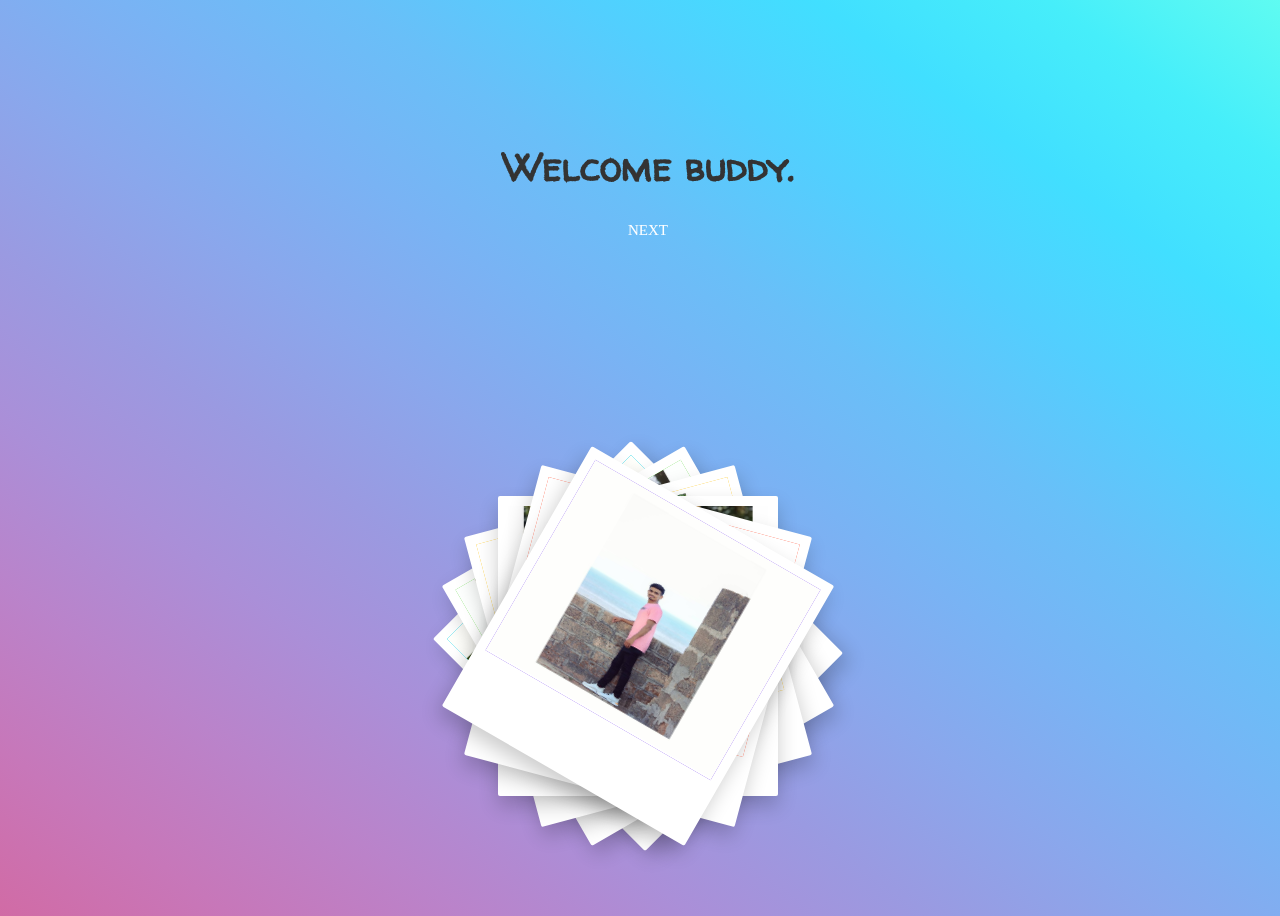
<file: index.html>
<!DOCTYPE html>
<html lang="en">
  <head>
    <meta charset="utf-8">
    <title>Trigger</title>
    <link href="https://fonts.googleapis.com/css?family=Walter+Turncoat" rel="stylesheet"> 
    <link rel="stylesheet" href="css/style_index.css">
  </head>
  <body>
    <header>
      <h1 class="heading">
        Welcome buddy. 
      </h1>
    <center> <a class="glow-on-hover" href="./page1.html">NEXT</a></center>

    </header>

    <main>
      <!-- Snap Stack -->
      <div class="snapstack">
        <div class="snap snap--1">
          <div class="snap__frame snap__frame--blue">           
            <img src="img/1 (1).jpg" alt="" class="snap__img">
          </div>
          <span class="snap__caption">Don</span>          
        </div>
        
        <div class="snap snap--2">
          <div class="snap__frame snap__frame--green">           
            <img src="img/1 (2).jpg" alt="" class="snap__img">
          </div>
          <span class="snap__caption">Slay</span>          
        </div>
        
        <div class="snap snap--3">
          <div class="snap__frame snap__frame--yellow">           
            <img src="img/1 (3).jpg" alt="" class="snap__img">
          </div>
          <span class="snap__caption"></span>          
        </div>
        
        <div class="snap snap--4">
          <div class="snap__frame snap__frame--orange">           
            <img src="img/1 (4).jpg" alt="" class="snap__img">
          </div>
          <span class="snap__caption"></span>          
        </div>
        
        <div class="snap snap--5">
          <div class="snap__frame snap__frame--red">           
            <img src="img/1 (5).jpg" alt="" class="snap__img">
          </div>
          <span class="snap__caption"></span>          
        </div>
        
        <div class="snap snap--6">
          <div class="snap__frame snap__frame--purple">           
            <img src="img/1 (6).jpg" alt="" class="snap__img">
          </div>
          <span class="snap__caption"></span>          
        </div>
        
        
        

      </div>
    </main>
    
    <footer></footer>
  </body>
</html>
</file>
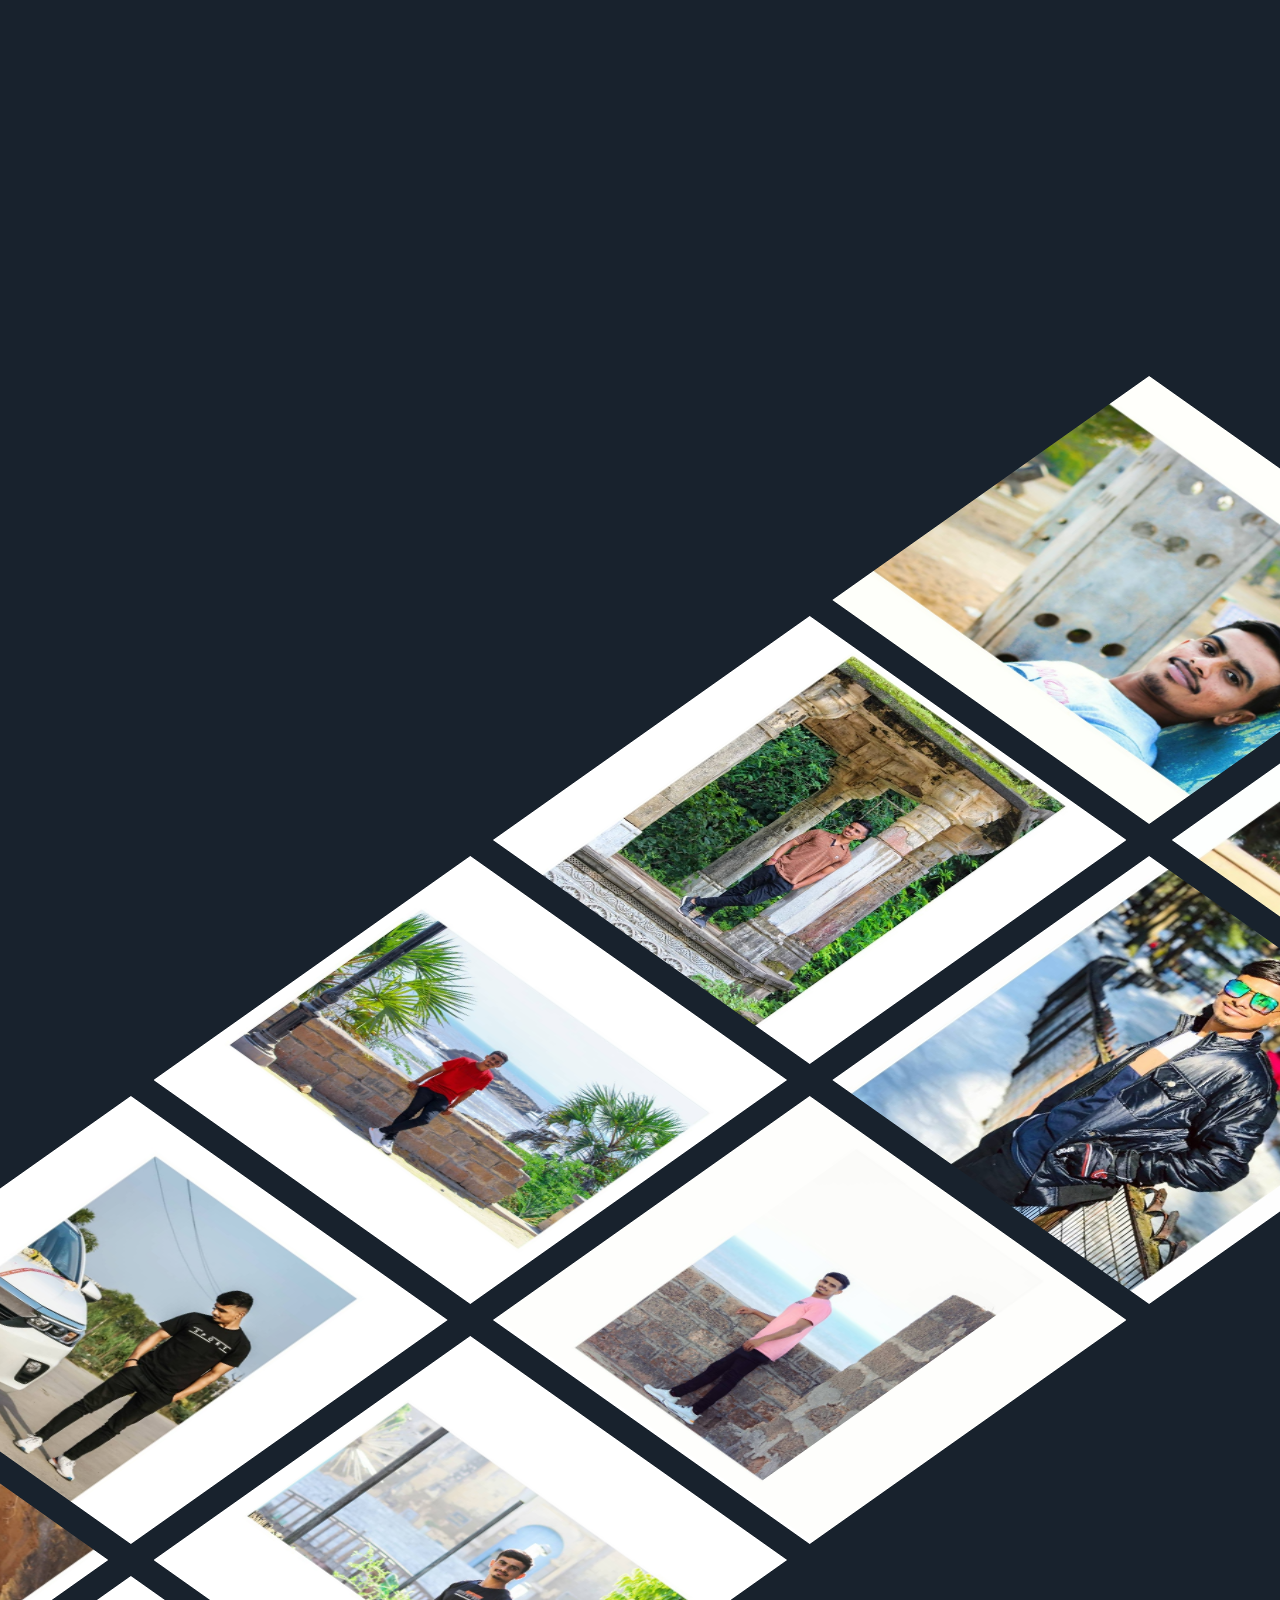
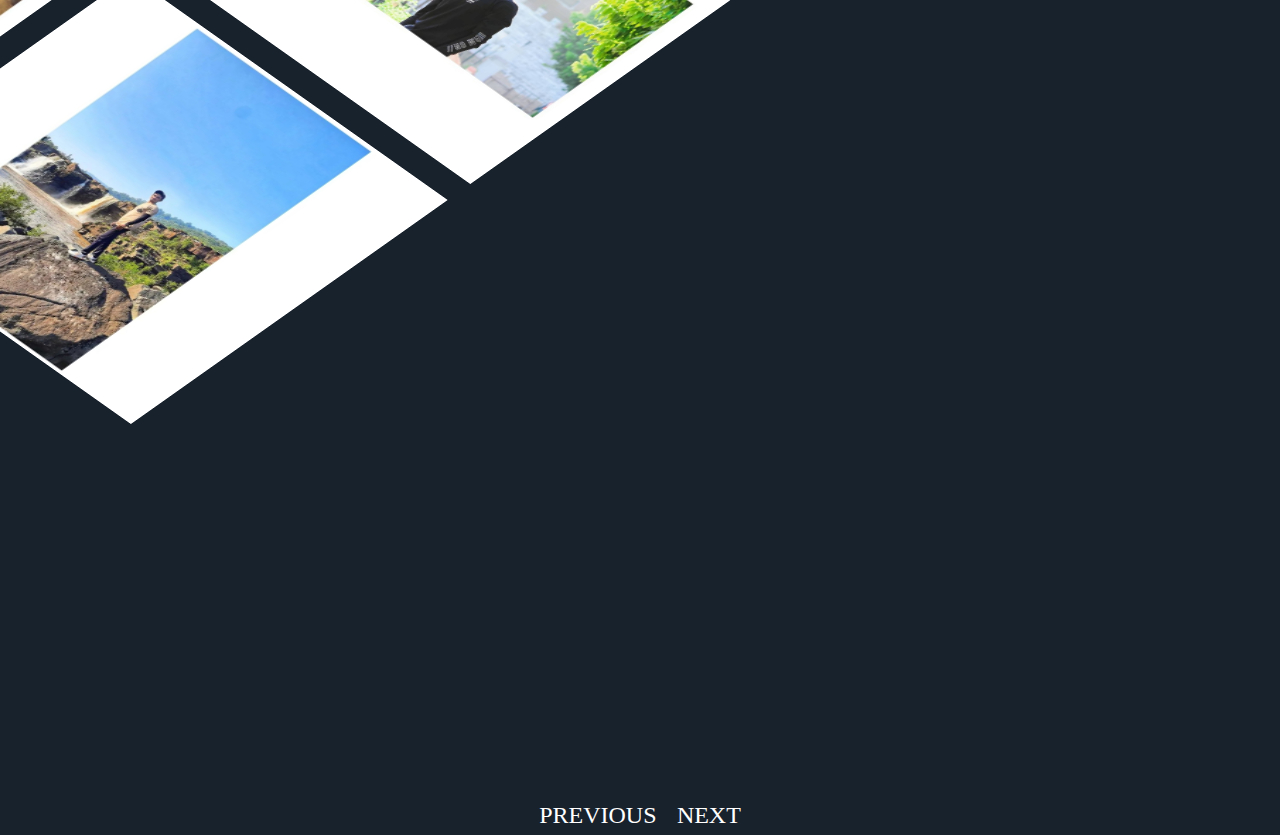
<file: page2.html>
<!DOCTYPE html>
<html lang="en">
<head>
    <meta charset="UTF-8">
    <meta name="viewport" content="width=device-width, initial-scale=1.0">
    <title>Document</title>
    <link rel="stylesheet" href="css/style2.css">
</head>
<body>
    <div class="grid image-grid">

        <div class="grid-block">
          <div class="tile">
            <a class="tile-link" href="#">
              <img class="tile-img tile-img1" src="img/1 (1).jpg">
            </a>
          </div>
        </div>
      
        <div class="grid-block">
          <div class="tile">
            <a class="tile-link" href="#">
              <img class="tile-img tile-img2" src="img/1 (2).jpg">
            </a>
          </div>
        </div>
      
        <div class="grid-block">
          <div class="tile">
            <a class="tile-link" href="#">
              <img class="tile-img tile-img3" src="img/1 (3).jpg" >
            </a>
          </div>
        </div>
      
        <div class="grid-block">
          <div class="tile">
            <a class="tile-link" href="#">
              <img class="tile-img tile-img4" src="img/1 (4).jpg" >
            </a>
          </div>
        </div>
      
        <div class="grid-block">
          <div class="tile">
            <a class="tile-link" href="#">
              <img class="tile-img tile-img5" src="img/1 (5).jpg" >
            </a>
          </div>
        </div>
      
        <div class="grid-block">
          <div class="tile">
            <a class="tile-link" href="#">
              <img class="tile-img tile-img6" src="img/1 (6).jpg" >
            </a>
          </div>
        </div>
      
        <div class="grid-block">
          <div class="tile">
            <a class="tile-link" href="#">
              <img class="tile-img tile-img7" src="img/1 (7).jpg" >
            </a>
          </div>
        </div>
      
        <div class="grid-block">
          <div class="tile">
            <a class="tile-link" href="#">
              <img class="tile-img tile-img8" src="img/1 (8).jpg" >
            </a>
          </div>
        </div>
      
        <div class="grid-block">
          <div class="tile">
            <a class="tile-link" href="#">
              <img class="tile-img tile-img9" src="img/1 (9).jpg" >
            </a>
          </div>
        </div>
      
        <div class="grid-block">
          <div class="tile">
            <a class="tile-link" href="#">
              <img class="tile-img tile-img10" src="img/1 (10).jpg">
            </a>
          </div>
        </div>
      
      </div>
      <center> <a class="glow-on-hover" href="./page1.html">PREVIOUS </a> <a class="glow-on-hover" href="./page4.html"> NEXT</a> </center>

</body>
</html>
</file>
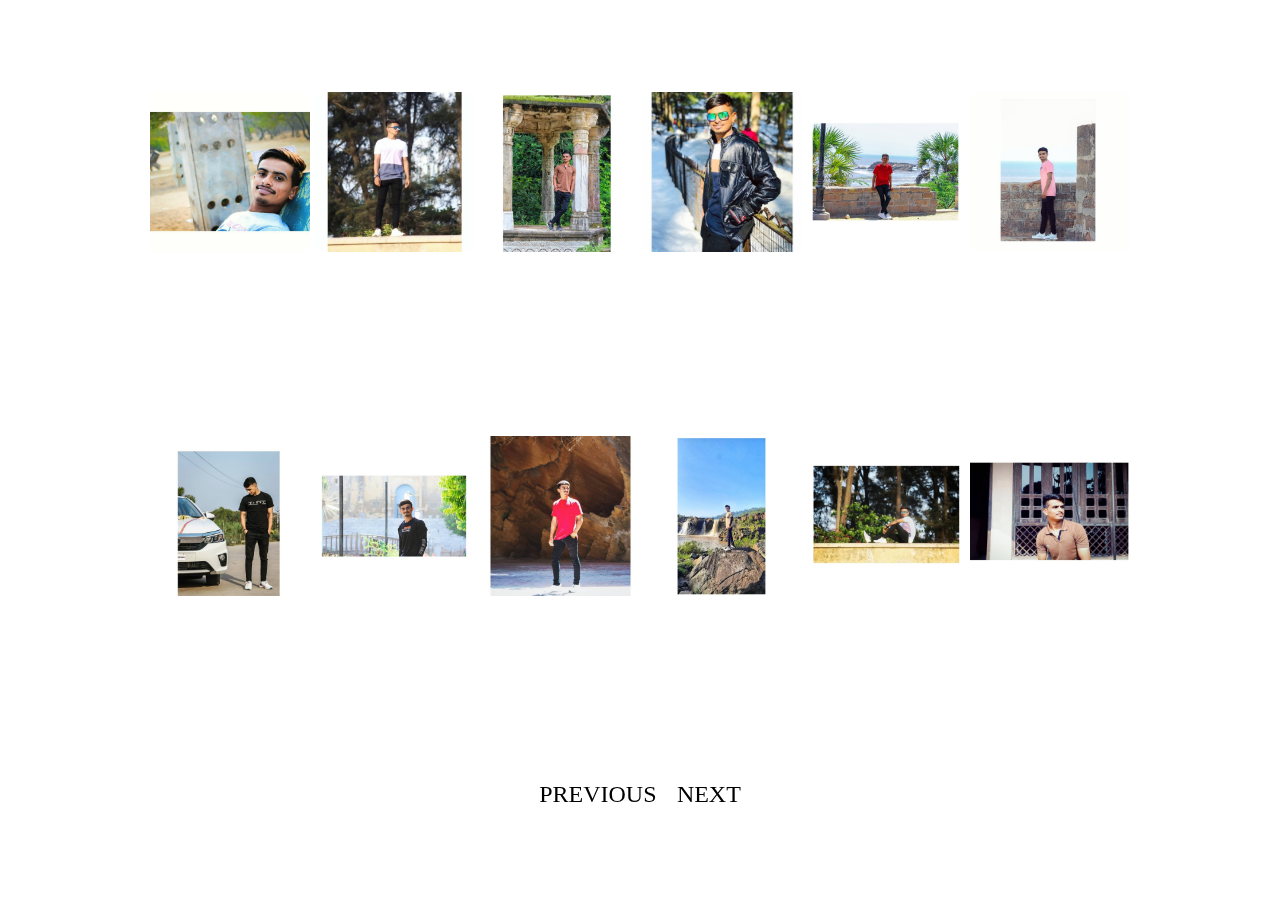
<file: page7.html>
<!DOCTYPE html>
<html lang="en">
<head>
    <meta charset="UTF-8">
    <meta name="viewport" content="width=device-width, initial-scale=1.0">
    <title>Document</title>
    <link rel="stylesheet" href="css/style7.css">
</head>
<body>
    <ul class='list'>
        <img class="item" src="img/1 (1).jpg">
        <img class="item" src="img/1 (2).jpg">
        <img class="item" src="img/1 (3).jpg">
        <img class="item" src="img/1 (4).jpg">
        <img class="item" src="img/1 (5).jpg">
        <img class="item" src="img/1 (6).jpg">
    </ul>

    <ul class='list'>
        <img class="item" src="img/1 (7).jpg">
        <img class="item" src="img/1 (8).jpg">
        <img class="item" src="img/1 (9).jpg">
        <img class="item" src="img/1 (10).jpg">
        <img class="item" src="img/1 (11).jpg">
        <img class="item" src="img/1 (12).jpg">
    </ul>
<center> <a class="glow-on-hover" href="./page4.html">PREVIOUS </a> <a class="glow-on-hover" href="./page8.html"> NEXT</a></center>

</body>
</html>
</file>
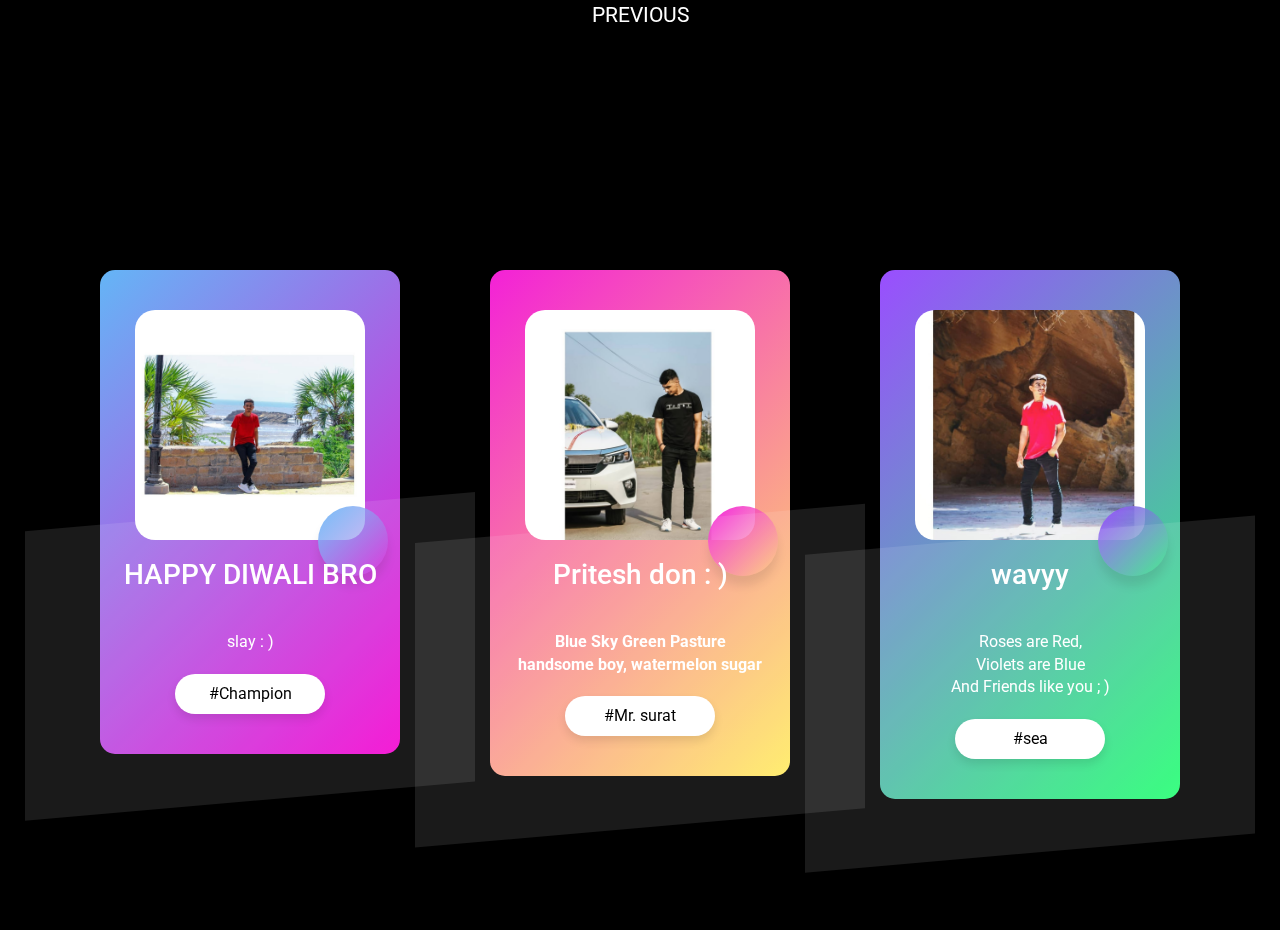
<file: page8.html>
<!DOCTYPE html>
<html>

<head>
    <meta charset="UTF-8">
    <meta name="viewport" content="width=device-width, initial-scale=1.0">
    <meta http-equiv="X-UA-Compatible" content="ie=edge">
    <link href="https://maxcdn.bootstrapcdn.com/bootstrap/3.3.7/css/bootstrap.min.css" rel="stylesheet">
    <link href="https://maxcdn.bootstrapcdn.com/font-awesome/4.7.0/css/font-awesome.min.css" rel="stylesheet">
    <link rel="stylesheet" href="css/style8.css">
</head>

<body>
        <center> <a class="glow-on-hover" href="page7.html">PREVIOUS</a></center>

    <section>
        <div class="container-fluid">
            <div class="container">
                <div class="row">
                    <div class="col-sm-4">
                        <div class="card text-center">
                            <div class="title">
                                <img src="img/1 (5).jpg" class="divimage">
                                <i class="fa" aria-hidden="true"></i>
                                <h2>HAPPY DIWALI BRO</h2>
                            </div><br><br>  
                            <div class="option">
                                <ul>
                                    <li> slay : ) </li>
                        
                                </ul>
                            </div>
                            <a href="#">#Champion </a>
                        </div>
                    </div>
                    <!-- END Col one -->
                    <div class="col-sm-4">
                        <div class="card text-center">
                            <div class="title">
                                <img src="img/1 (7).jpg" class="divimage">
                                <i class="fa" aria-hidden="true"></i>
                                <h2>Pritesh don : )</h2>
                            </div><br><br>
                            <div class="option">
                                <ul>
                                    <li> <b> Blue Sky Green Pasture <br> handsome boy, watermelon sugar</b> </li>
                                </ul>
                            </div>
                            <a href="#">#Mr. surat </a>
                        </div>
                    </div>
                    <!-- END Col two -->
                    <div class="col-sm-4">
                        <div class="card text-center">
                            <div class="title">
                                <img src="img/1 (9).jpg" class="divimage">
                                <i class="fa" aria-hidden="true"></i>
                                <h2>wavyy</h2>
                            </div><br><br>
                            <div class="option">
                                <ul>
                                    <li> Roses are Red, <br> Violets are Blue <br> And Friends like you ; ) </li>
                                </ul>
                            </div>
                            <a href="#">#sea </a>
                        </div>
                    </div>
                    <!-- END Col three -->
                </div>
            </div>
        </div>
    </section>

</body>

</html>
</file>
<file: css/style_index.css>
html {
    font-size: 62.5%;
}
body {
    width: 100vw;
    height: 100vh;
    display: grid;
    place-items: center;
    background-image: linear-gradient(to right top, #d16ba5, #c777b9, #ba83ca, #aa8fd8, #9a9ae1, #8aa7ec, #79b3f4, #69bff8, #52cffe, #41dfff, #46eefa, #5ffbf1);
    background-position: center;
    background-repeat: no-repeat;
    background-size: cover;
}
main {
    padding: 5rem 0 10rem 0;
}
.heading {
    color: #333;
    font-family: 'Walter Turncoat', cursive;
    font-size: 4rem;
    text-align: center;
}
.snapstack {
    display: block;
    float: left;
    left: 50%;
    position: relative;
    transform: translateX(-50%);
    width: 30rem;
}
.snapstack:hover .snapstack__snap:not(:hover) {
    opacity: 0.6s;
    transition: all 0.2s ease;
}
.snap {
    background-color: #fff;
    border-radius: 2px;
    box-shadow: 0 1rem 2rem rgba(0, 0, 0, 0.2);
    height: 30rem;
    overflow: hidden;
    position: absolute;
    transition: all 0.5s ease;
    width: 28rem;
}
.snap--1 {
    z-index: 10;
    transform: rotate(-45deg);
}
.snap--2 {
    transform: rotate(-30deg);
    z-index: 20;
}
.snap--3 {
    transform: rotate(-15deg);
    z-index: 30;
}
.snap--4 {
    transform: rotate(0deg);
    z-index: 40;
}
.snap--5 {
    transform: rotate(15deg);
    z-index: 50;
}
.snap--6 {
    transform: rotate(30deg);
    z-index: 60;
}
.snap:hover {
    transform: rotate(0) scale(1.3);
    transition: all 0.5s ease;
    z-index: 100;
}
.snap:hover > .snap__caption {
    z-index: 110;
}
.snap__frame {
    border: 0;
    height: 22rem;
    left: 0;
    margin: 1rem 1rem 7rem 1rem;
    overflow: hidden;
    position: absolute;
    text-align: center;
    top: 0;
    width: 26rem;
}
.snap__frame--blue {
    background-color: #00cee2;
}
.snap__frame--purple {
    background-color: #9b73f3;
}
.snap__frame--red {
    background-color: #ff6e57;
}
.snap__frame--orange {
    background-color: #ff8c42;
}
.snap__frame--yellow {
    background-color: #fccc39;
}
.snap__frame--green {
    background-color: #7ddf64;
}
.snap__img {
    border: none;
    color: #fff;
    display: block;
    font-family: 'Walter Turncoat', sans-serif;
    font-size: 1.6rem;
    height: 100%;
    outline: none;
    position: absolute;
    width: 100%;
}
.snap__caption {
    bottom: 2rem;
    color: #333;
    font-family: 'Walter Turncoat', cursive;
    font-size: 2.7rem;
    left: 50%;
    overflow: hidden;
    position: absolute;
    transform: translateX(-50%);
}
.glow-on-hover{
    color:#fff;
    text-decoration:none;
    font-size:1.5em;
    position:relative;
    padding:.3em;
    outline:none;
  }
  .glow-on-hover:after{
    display:block;
    content:' ';
    width:100%;
    height:.2em;
    background-color:white;
    position:absolute;
    right:0;
    left:0;
    bottom:-.2em;
    opacity: 1;  
    transition: all .2s cubic-bezier(0.81, 0.1, 0.68, 0.96);
    pointer-events: none;
    mix-blend-mode: difference; 
    border-radius:.1em;
  }
  .glow-on-hover::after{ width:0;background:#9f9fff;}
.glow-on-hover:hover::after{width:100%;}
</file>
<file: css/style2.css>
html {
    box-sizing: border-box;
  }
  
  *,
  *:before,
  *:after {
    box-sizing: inherit;
  }
  
  body {
    margin: 0;
    min-height: 100vh;
    font-size: 1rem;
    line-height: 1.25;
    background-color: #18222d;
  }
  
  .grid {
    width: 100%;
    max-width: 60rem;
    margin-left: auto;
    margin-right: auto;
  
    display: flex;
    -webkit-box-orient: horizontal;
    -webkit-box-direction: normal;
    flex-direction: row;
    flex-wrap: wrap;
  }
  
  .grid-block {
    width: 50%;
    min-height: 11.25rem;
    padding: 1rem;
  }
  
  .image-grid {
    -webkit-transform: rotateX(45deg) rotateZ(45deg);
    transform: rotateX(45deg) rotateZ(45deg);
    -webkit-perspective: 1000px;
    perspective: 1000px;
  }
  
  .image-grid .tile-link:hover .tile-img {
    top: -1rem;
    left: -1rem;
  }
  
  .image-grid .tile-img {
    position: relative;
    top: 0;
    left: 0;
    -webkit-transition-property: opacity, top, left, box-shadow;
    transition-property: opacity, top, left, box-shadow;
  }
  
  .tile-link {
    display: block;
  }
  
  .tile-link:hover .tile-img {
    opacity: 1;
  }
  
  .tile-link:hover .tile-img-link {
    display: block;
  }
  
  .tile-link:hover .tile-img-link:hover .tile-img {
    opacity: 0.5;
  }
  
  .tile-img {
    display: block;
    width: 100%;
    height: auto;
    opacity: 1;
    -webkit-transition-property: opacity;
    transition-property: opacity;
    -webkit-transition-duration: 0.125s;
    transition-duration: 0.125s;
    -webkit-transition-timing-function: ease-in;
    transition-timing-function: ease-in;
  }
  .tile-link:hover .tile-img1 {
    box-shadow: 5px 5px rgba(244, 170, 200, 0.4),
      10px 10px rgba(244, 170, 200, 0.3), 15px 15px rgba(244, 170, 200, 0.2),
      20px 20px rgba(244, 170, 200, 0.1), 25px 25px rgba(244, 170, 200, 0.05);
  }
  
  .tile-link:hover .tile-img2 {
    box-shadow: 5px 5px rgba(45, 186, 233, 0.4), 10px 10px rgba(45, 186, 233, 0.3),
      15px 15px rgba(45, 186, 233, 0.2), 20px 20px rgba(45, 186, 233, 0.1),
      25px 25px rgba(45, 186, 233, 0.05);
  }
  
  .tile-link:hover .tile-img3 {
    box-shadow: 5px 5px rgba(214, 221, 244, 0.4),
      10px 10px rgba(214, 221, 244, 0.3), 15px 15px rgba(214, 221, 244, 0.2),
      20px 20px rgba(214, 221, 244, 0.1), 25px 25px rgba(214, 221, 244, 0.05);
  }
  
  .tile-link:hover .tile-img4 {
    box-shadow: 5px 5px rgba(82, 119, 192, 0.4), 10px 10px rgba(82, 119, 192, 0.3),
      15px 15px rgba(82, 119, 192, 0.2), 20px 20px rgba(82, 119, 192, 0.1),
      25px 25px rgba(82, 119, 192, 0.05);
  }
  
  .tile-link:hover .tile-img5 {
    box-shadow: 5px 5px rgba(138, 218, 245, 0.4),
      10px 10px rgba(138, 218, 245, 0.3), 15px 15px rgba(138, 218, 245, 0.2),
      20px 20px rgba(138, 218, 245, 0.1), 25px 25px rgba(138, 218, 245, 0.05);
  }
  
  .tile-link:hover .tile-img6 {
    box-shadow: 5px 5px rgba(203, 215, 193, 0.4),
      10px 10px rgba(203, 215, 193, 0.3), 15px 15px rgba(203, 215, 193, 0.2),
      20px 20px rgba(203, 215, 193, 0.1), 25px 25px rgba(203, 215, 193, 0.05);
  }
  
  .tile-link:hover .tile-img7 {
    box-shadow: 5px 5px rgba(91, 209, 250, 0.4), 10px 10px rgba(91, 209, 250, 0.3),
      15px 15px rgba(91, 209, 250, 0.2), 20px 20px rgba(91, 209, 250, 0.1),
      25px 25px rgba(91, 209, 250, 0.05);
  }
  
  .tile-link:hover .tile-img8 {
    box-shadow: 5px 5px rgba(145, 156, 196, 0.4),
      10px 10px rgba(145, 156, 196, 0.3), 15px 15px rgba(145, 156, 196, 0.2),
      20px 20px rgba(145, 156, 196, 0.1), 25px 25px rgba(145, 156, 196, 0.05);
  }
  
  .tile-link:hover .tile-img9 {
    box-shadow: 5px 5px rgba(188, 97, 129, 0.4), 10px 10px rgba(188, 97, 129, 0.3),
      15px 15px rgba(188, 97, 129, 0.2), 20px 20px rgba(188, 97, 129, 0.1),
      25px 25px rgba(188, 97, 129, 0.05);
  }
  
  .tile-link:hover .tile-img10 {
    box-shadow: 5px 5px rgba(4, 140, 231, 0.4), 10px 10px rgba(4, 140, 231, 0.3),
      15px 15px rgba(4, 140, 231, 0.2), 20px 20px rgba(4, 140, 231, 0.1),
      25px 25px rgba(4, 140, 231, 0.05);
  }
  .glow-on-hover{
    color:#fff;
    text-decoration:none;
    font-size:1.5em;
    position:relative;
    padding:.3em;
    outline:none;
  }
  .glow-on-hover:after{
    display:block;
    content:' ';
    width:100%;
    height:.2em;
    background-color:white;
    position:absolute;
    right:0;
    left:0;
    bottom:-.2em;
    opacity: 1;  
    transition: all .2s cubic-bezier(0.81, 0.1, 0.68, 0.96);
    pointer-events: none;
    mix-blend-mode: difference; 
    border-radius:.1em;
  }
  .glow-on-hover::after{ width:0;background:#9f9fff;}
.glow-on-hover:hover::after{width:100%;}
</file>
<file: css/style7.css>
* {
    margin: 0;
    padding: 0;
    box-sizing: border-box;
  }
  
  body {
    height: 100vh;
    display: grid;
    place-items: center;
  }
  
  .list {
    display: flex;
    gap: 0.25rem;
    transform-style: preserve-3d;
    list-style-type: none;
  
    &:hover :not(:hover) {
      margin: 0 -20px;
      transform: perspective(500px) rotateY(45deg) scale(0.95);
    }
  
    &:hover :not(:hover)::after {
      opacity: 0.4;
    }
  }
  
  .item {
    position: relative;
    width: 160px;
    aspect-ratio: 3/4;
    border-radius: 0.5rem;
    background-size: cover;
    background-position: center;
    transition: margin 0.5s, transform 0.5s;
  
   
    &:hover ~ .item {
      transform: perspective(500px) rotateY(-45deg) scale(0.95);
    }
  
    &:hover {
      transform: perspective(500px) rotateY(0) scale(1.2);
    }
  
    &::after {
      content: '';
      position: absolute;
      width: inherit;
      aspect-ratio: inherit;
      border-radius: inherit;
      background-color: black;
      opacity: 0;
      transition: opacity 0.5s;
    }
  }
  img{
    width: 160px;
    height: 160px;
    border-radius: 0.5rem;

  }
  .glow-on-hover{
    color:#000;
    text-decoration:none;
    font-size:1.5em;
    position:relative;
    padding:.3em;
    outline:none;
  }
  .glow-on-hover:after{
    display:block;
    content:' ';
    width:100%;
    height:.2em;
    background-color:white;
    position:absolute;
    right:0;
    left:0;
    bottom:-.2em;
    opacity: 1;  
    transition: all .2s cubic-bezier(0.81, 0.1, 0.68, 0.96);
    pointer-events: none;
    mix-blend-mode: difference; 
    border-radius:.1em;
  }
  .glow-on-hover::after{ width:0;background:#9f9fff;}
.glow-on-hover:hover::after{width:100%;}
</file>
<file: css/style8.css>
@import url("https://fonts.googleapis.com/css?family=Roboto:300");
body {
  margin: 0;
  padding: 0;
  font-family: "Roboto", sans-serif !important;
  background-color: black;

}
section {
  width: 100%;
  height: 100vh;
  -webkit-box-sizing: border-box;
  box-sizing: border-box;
  padding: 140px 0;
}
.card {
  position: relative;
  max-width: 300px;
  height: auto;
  background: linear-gradient(-45deg, #fe0847, #feae3f);
  border-radius: 15px;
  margin: 100px auto;
  padding: 40px 20px;
  -webkit-box-shadow: 0 10px 15px rgba(0, 0, 0, 0.1);
  box-shadow: 0 10px 15px rgba(0, 0, 0, 0.1);
  -webkit-transition: 0.5s;
  transition: 0.5s;
}
.card:hover {
  -webkit-transform: scale(1.1);
  transform: scale(1.1);
}
.col-sm-4:nth-child(1) .card {
  background: linear-gradient(-45deg, #f403d1, #64b5f6);
}
.col-sm-4:nth-child(2) .card {
  background: linear-gradient(-45deg, #ffec61, #f321d7);
}
.col-sm-4:nth-child(3) .card {
  background: linear-gradient(-45deg, #24ff72, #9a4eff);
}

.col-sm-4:nth-child(1) .card .title .fa {
  background: linear-gradient(-45deg, #f403d152, #64b5f6);
}
.col-sm-4:nth-child(2) .card .title .fa {
  background: linear-gradient(-45deg, #ffec616e, #f321d7);
}
.col-sm-4:nth-child(3) .card .title .fa {
  background: linear-gradient(-45deg, #24ff7294, #9a4eff);
}
.card::before {
  content: "";
  position: absolute;
  bottom: 0;
  left: 0;
  width: 100%;
  height: 40%;
  background: rgba(255, 255, 255, 0.1);
  z-index: 1;
  -webkit-transform: skewY(-5deg) scale(1.5);
  transform: skewY(-5deg) scale(1.5);
}
.title .fa {
  position: absolute;
  margin: 196px -47px;
  color: #fff;
  font-size: 60px;
  width: 70px;
  height: 70px;
  border-radius: 50%;
  text-align: center;
  line-height: 100px;
  -webkit-box-shadow: 0 10px 10px rgba(0, 0, 0, 0.1);
  box-shadow: 0 10px 10px rgba(0, 0, 0, 0.1);
}
.title h2 {
  position: relative;
  margin: 20px 0 0;
  padding: 0;
  color: #fff;
  font-size: 28px;
  z-index: 2;
}
.price,
.option {
  position: relative;
  z-index: 2;
}
.price h4 {
  margin: 0;
  padding: 20px 0;
  color: #fff;
  font-size: 60px;
}
.option ul {
  margin: 0;
  padding: 0;
}
.option ul li {
  margin: 0 0 10px;
  padding: 0;
  list-style: none;
  color: #fff;
  font-size: 16px;
}
.card a {
  position: relative;
  z-index: 2;
  background: #fff;
  color: black;
  width: 150px;
  height: 40px;
  line-height: 40px;
  border-radius: 40px;
  display: block;
  text-align: center;
  margin: 20px auto 0;
  font-size: 16px;
  cursor: pointer;
  -webkit-box-shadow: 0 5px 10px rgba(0, 0, 0, 0.1);
  box-shadow: 0 5px 10px rgba(0, 0, 0, 0.1);
}
.card a:hover {
  text-decoration: none;
}
.divimage {
  position: relative;
  border-radius: 20px;
  height: 230px;
  width: 230px;
}
.glow-on-hover{
    margin-top: 100px !important;
    color:#fff;
    text-decoration:none;
    font-size:1.5em;
    position:relative;
    padding:.3em;
    margin-top: 0.2em;
    outline:none;
  }
  .glow-on-hover:after{
    display:block;
    content:' ';
    width:100%;
    height:.2em;
    background-color:white;
    position:absolute;
    right:0;
    left:0;
    bottom:-.2em;
    opacity: 1;  
    transition: all .2s cubic-bezier(0.81, 0.1, 0.68, 0.96);
    pointer-events: none;
    mix-blend-mode: difference; 
    border-radius:.1em;
  }
  .glow-on-hover::after{ width:0;background:#9f9fff;}
.glow-on-hover:hover::after{width:100%;}
</file>
